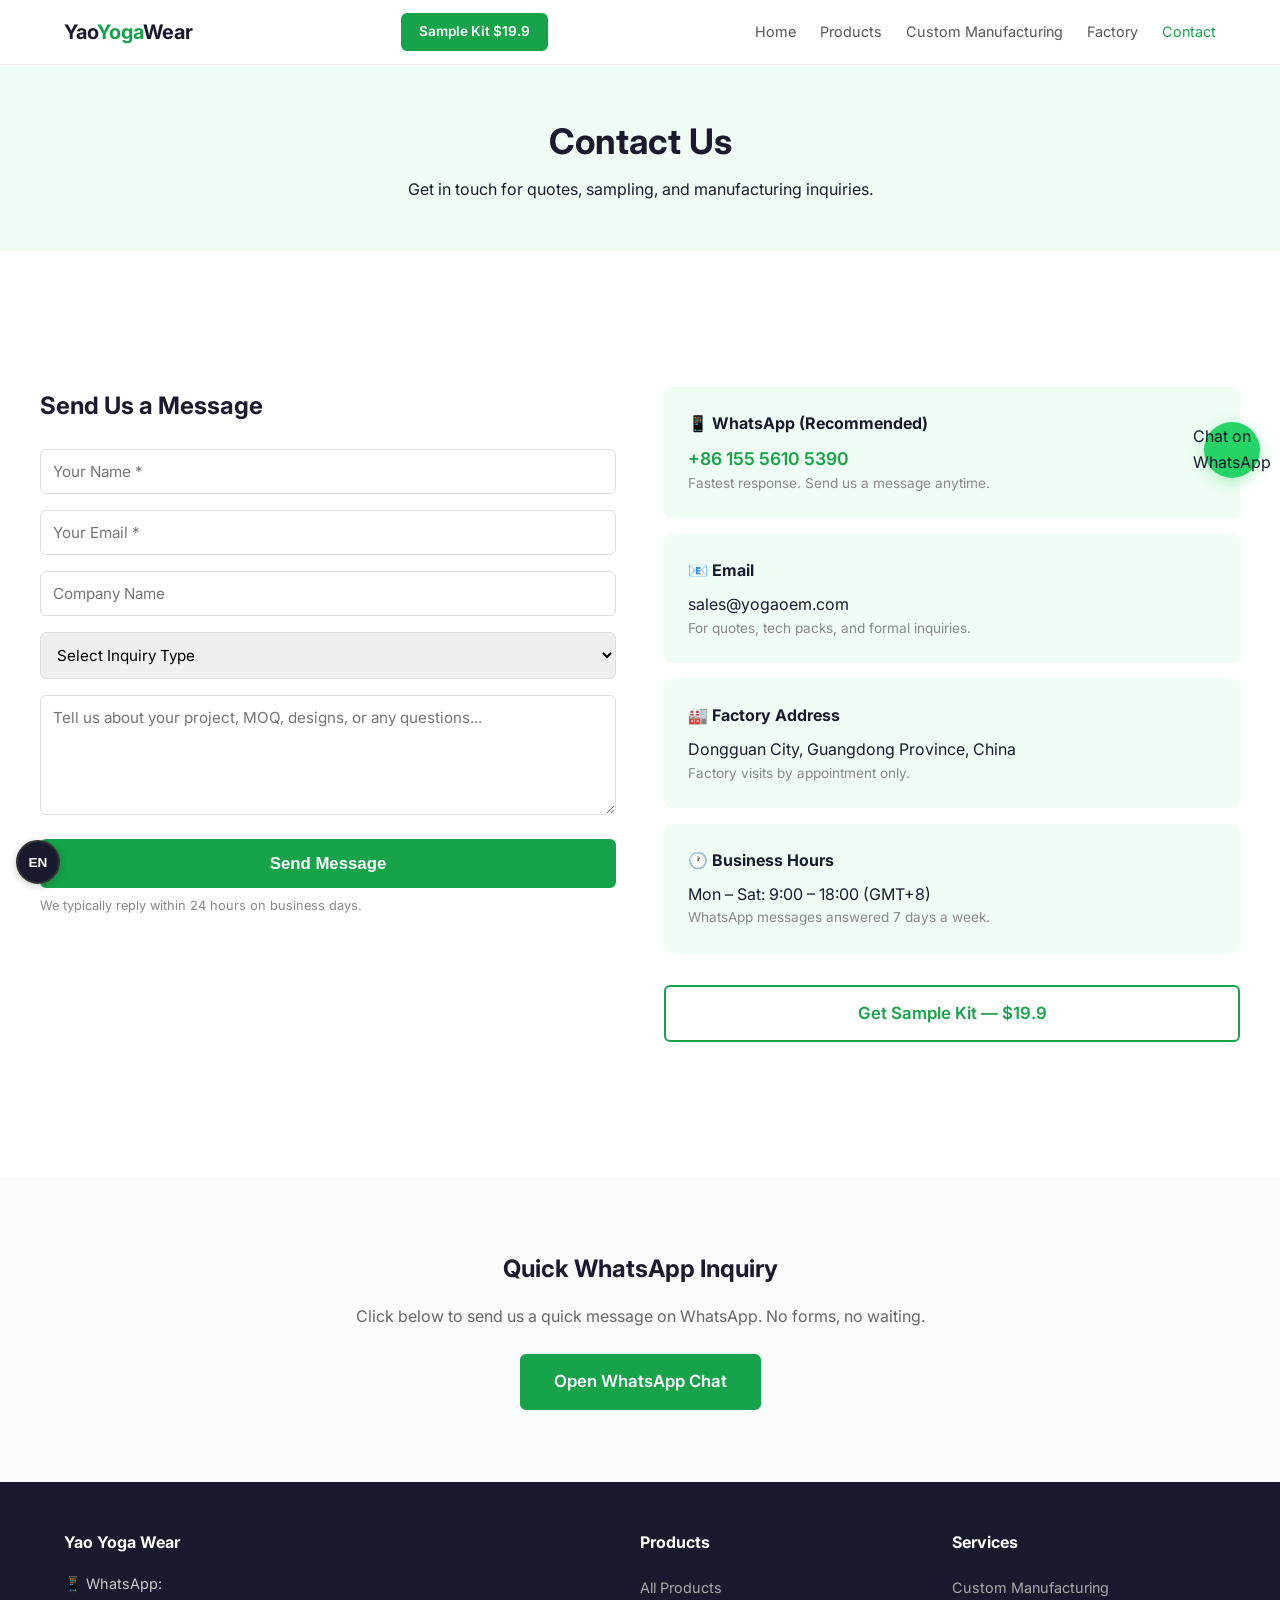
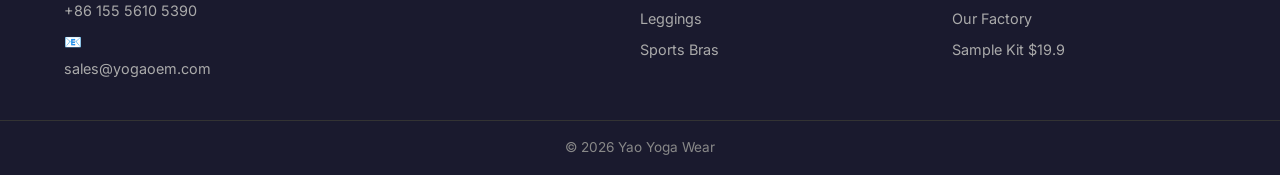
<file: contact.html>
﻿<!DOCTYPE html>
<html lang="en">
<head>
<!-- Google Tag Manager -->
<script>(function(w,d,s,l,i){w[l]=w[l]||[];w[l].push({'gtm.start':
new Date().getTime(),event:'gtm.js'});var f=d.getElementsByTagName(s)[0],
j=d.createElement(s),dl=l!='dataLayer'?'&l='+l:'';j.async=true;j.src=
'https://www.googletagmanager.com/gtm.js?id='+i+dl;f.parentNode.insertBefore(j,f);
})(window,document,'script','dataLayer','GTM-W7PPB2CG');</script>
<!-- End Google Tag Manager -->
  <meta charset="UTF-8">
  <meta name="viewport" content="width=device-width, initial-scale=1.0">
  <title>Contact Us — Yao Yoga Wear</title>
  <meta name="description" content="Contact Yao Yoga Wear for yoga wear OEM/ODM manufacturing. WhatsApp +86 155 5610 5390. Email sales@yogaoem.com. Get a quote today.">
  <link rel="stylesheet" href="css/style.css">
  <link rel="icon" type="image/svg+xml" href="/favicon.svg">
  <link rel="preconnect" href="https://fonts.googleapis.com">
  <link href="https://fonts.googleapis.com/css2?family=Inter:wght@400;500;600;700&display=swap" rel="stylesheet">
<link rel="preload" href="/js/i18n.js" as="script">
</head>
<body>
<!-- Google Tag Manager (noscript) -->
<noscript><iframe src="https://www.googletagmanager.com/ns.html?id=GTM-W7PPB2CG"
height="0" width="0" style="display:none;visibility:hidden"></iframe></noscript>
<!-- End Google Tag Manager (noscript) -->

<header class="header">
  <div class="container header-inner">
    <a href="/" class="logo">Yao<span>Yoga</span>Wear</a>
    <span class="header-cta"><a href="/sample-kit.html" class="btn btn-primary btn-sm" data-i18n="nav.sampleKit" data-i18n="footer.sampleKit">Sample Kit</a></span>
    <nav class="nav" id="mainNav">
      <a href="/" data-i18n="nav.home">Home</a>
      <a href="/products/" data-i18n="nav.products">Products</a>
      <a href="/custom-manufacturing.html" data-i18n="nav.custom" data-i18n="footer.customMfg">Custom Manufacturing</a>
      <a href="/factory.html" data-i18n="nav.factory">Factory</a>
      <a href="/contact.html" class="active" data-i18n="nav.contact">Contact</a>
    </nav>
    <button class="mobile-toggle" id="navToggle" aria-label="Toggle navigation">☰</button>
  </div>
</header>
<div class="nav-overlay" id="navOverlay"></div>

<section class="page-hero">
  <div class="container">
    <h1><span data-i18n="contact.title">Contact Us</span></h1>
    <p><span data-i18n="contact.sub">Get in touch for quotes, sampling, and manufacturing inquiries.</span></p>
  </div>
</section>

<section class="section">
  <div class="container contact-grid">
    <div>
      <h2 style="font-size:1.5rem;margin-bottom:1.5rem;"><span data-i18n="contact.formTitle">Send Us a Message</span></h2>
      <form class="contact-form" action="https://formspree.io/f/xdkgqrnv" method="POST">
        <input type="text" name="name" data-i18n="contact.name" placeholder="Your Name *" required>
        <input type="email" name="email" data-i18n="contact.email" placeholder="Your Email *" required>
        <input type="text" name="company" data-i18n="contact.company" placeholder="Company Name">
        <select name="inquiry" style="width:100%;padding:.75rem;margin-bottom:1rem;border:1px solid #ddd;border-radius:6px;font-family:inherit;font-size:0.95rem;">
          <option value=""><span data-i18n="contact.inquiry">Select Inquiry Type</span></option>
          <option value="wholesale">Wholesale (Ready Stock)</option>
          <option value="oem">Custom OEM/ODM</option>
          <option value="sample">Sample Kit / Sampling</option>
          <option value="other">Other</option>
        </select>
        <textarea name="message" data-i18n="contact.message" placeholder="Tell us about your project..."></textarea>
        <button type="submit" class="btn btn-primary btn-lg" style="width:100%;"><span data-i18n="contact.send">Send Message</span></button>
      </form>
      <p style="font-size:0.8rem;color:#888;margin-top:.5rem;">We typically reply within 24 hours on business days.</p>
    </div>
    <div>
      <div class="info-box">
        <h4>📱 WhatsApp (Recommended)</h4>
        <p style="font-size:1.1rem;font-weight:600;color:#16a34a;"><a href="https://wa.me/8615556105390">+86 155 5610 5390</a></p>
        <p style="font-size:0.85rem;color:#888;">Fastest response. Send us a message anytime.</p>
      </div>
      <div class="info-box">
        <h4>📧 Email</h4>
        <p><a href="mailto:sales@yogaoem.com">sales@yogaoem.com</a></p>
        <p style="font-size:0.85rem;color:#888;">For quotes, tech packs, and formal inquiries.</p>
      </div>
      <div class="info-box">
        <h4>🏭 Factory Address</h4>
        <p>Dongguan City, Guangdong Province, China</p>
        <p style="font-size:0.85rem;color:#888;">Factory visits by appointment only.</p>
      </div>
      <div class="info-box">
        <h4>🕐 Business Hours</h4>
        <p>Mon – Sat: 9:00 – 18:00 (GMT+8)</p>
        <p style="font-size:0.85rem;color:#888;">WhatsApp messages answered 7 days a week.</p>
      </div>
      <div style="margin-top:2rem;">
        <a href="/sample-kit.html" class="btn btn-outline btn-lg" style="width:100%;text-align:center;">Get Sample Kit — $19.9</a>
      </div>
    </div>
  </div>
</section>

<section class="section section-alt" style="text-align:center;">
  <div class="container">
    <h2 style="font-size:1.5rem;margin-bottom:1rem;"><span data-i18n="contact.quickWa.title">Quick WhatsApp Inquiry</span></h2>
    <p style="max-width:600px;margin:0 auto 1.5rem;color:#666;">Click below to send us a quick message on WhatsApp. No forms, no waiting.</p>
    <a href="https://wa.me/8615556105390?text=Hi%20Yao%20Yoga%20Wear%2C%20I%27m%20interested%20in%20your%20yoga%20wear%20manufacturing%20services.%20Please%20send%20me%20more%20information." class="btn btn-primary btn-lg" target="_blank" rel="noopener">Open WhatsApp Chat</a>
  </div>
</section>

<footer class="footer">
  <div class="container footer-inner">
    <div class="footer-col">
      <h4><span data-i18n="footer.brand">Yao Yoga Wear</span></h4>
      <p>📱 WhatsApp: <a href="https://wa.me/8615556105390">+86 155 5610 5390</a></p>
      <p>📧 <a href="mailto:sales@yogaoem.com">sales@yogaoem.com</a></p>
    </div>
    <div class="footer-col">
      <h4><span data-i18n="footer.products">Products</span></h4>
      <a href="/products/" data-i18n="footer.allProducts">All Products</a>
      <a href="/products/leggings.html">Leggings</a>
      <a href="/products/sports-bras.html" data-i18n="footer.sportsBras">Sports Bras</a>
    </div>
    <div class="footer-col">
      <h4><span data-i18n="footer.services">Services</span></h4>
      <a href="/custom-manufacturing.html" data-i18n="nav.custom" data-i18n="footer.customMfg">Custom Manufacturing</a>
      <a href="/factory.html" data-i18n="footer.ourFactory">Our Factory</a>
      <a href="/sample-kit.html" data-i18n="nav.sampleKit" data-i18n="footer.sampleKit">Sample Kit</a>
    </div>
  </div>
  <div class="footer-bottom"><div class="container"><p>&copy; 2026 Yao Yoga Wear</p></div></div>
</footer>

<a href="https://wa.me/8615556105390" class="wa-float" target="_blank" rel="noopener" data-i18n="wa.title" title="Chat on WhatsApp" aria-label="Chat on WhatsApp">
  <svg viewBox="0 0 24 24" xmlns="http://www.w3.org/2000/svg"><path d="M17.472 14.382c-.297-.149-1.758-.867-2.03-.967-.273-.099-.471-.148-.67.15-.197.297-.767.966-.94 1.164-.173.199-.347.223-.644.075-.297-.15-1.255-.463-2.39-1.475-.883-.788-1.48-1.761-1.653-2.059-.173-.297-.018-.458.13-.606.134-.133.298-.347.446-.52.149-.174.198-.298.298-.497.099-.198.05-.371-.025-.52-.075-.149-.669-1.612-.916-2.207-.242-.579-.487-.5-.669-.51-.173-.008-.371-.01-.57-.01-.198 0-.52.074-.792.372-.272.297-1.04 1.016-1.04 2.479 0 1.462 1.065 2.875 1.213 3.074.149.198 2.096 3.2 5.077 4.487.709.306 1.262.489 1.694.625.712.227 1.36.195 1.871.118.571-.085 1.758-.719 2.006-1.413.248-.694.248-1.289.173-1.413-.074-.124-.272-.198-.57-.347m-5.421 7.403h-.004a9.87 9.87 0 01-5.031-1.378l-.361-.214-3.741.982.998-3.648-.235-.374a9.86 9.86 0 01-1.51-5.26c.001-5.45 4.436-9.884 9.888-9.884 2.64 0 5.122 1.03 6.988 2.898a9.825 9.825 0 012.893 6.994c-.003 5.45-4.437 9.884-9.885 9.884m8.413-18.297A11.815 11.815 0 0012.05 0C5.495 0 .16 5.335.157 11.892c0 2.096.547 4.142 1.588 5.945L.057 24l6.305-1.654a11.862 11.862 0 005.683 1.448h.005c6.554 0 11.89-5.335 11.893-11.893a11.821 11.821 0 00-3.48-8.413z"/></svg>
</a>

<script>
(function(){
  var t=document.getElementById('navToggle'),n=document.getElementById('mainNav'),o=document.getElementById('navOverlay');
  function c(){n.classList.remove('open');o.classList.remove('open');t.textContent='☰';}
  t.addEventListener('click',function(){var op=n.classList.toggle('open');o.classList.toggle('open',op);t.textContent=op?'✕':'☰';});
  o.addEventListener('click',c);
  n.querySelectorAll('a').forEach(function(a){a.addEventListener('click',c);});
})();
</script>

<!-- Language Switcher -->
<div class="lang-switcher" id="langSwitcher">
  <button class="lang-toggle" onclick="document.getElementById('langSwitcher').classList.toggle('open')" data-i18n="lang.label">EN</button>
  <div class="lang-options">
    <button class="lang-btn" data-lang="en" onclick="window.setLang('en');document.getElementById('langSwitcher').classList.remove('open')">EN</button>
    <button class="lang-btn" data-lang="es" onclick="window.setLang('es');document.getElementById('langSwitcher').classList.remove('open')">ES</button>
    <button class="lang-btn" data-lang="pt" onclick="window.setLang('pt');document.getElementById('langSwitcher').classList.remove('open')">PT</button>
  </div>
</div>

<!-- i18n -->
<script src="/js/i18n.js"></script>
</body>
</html>
</file>
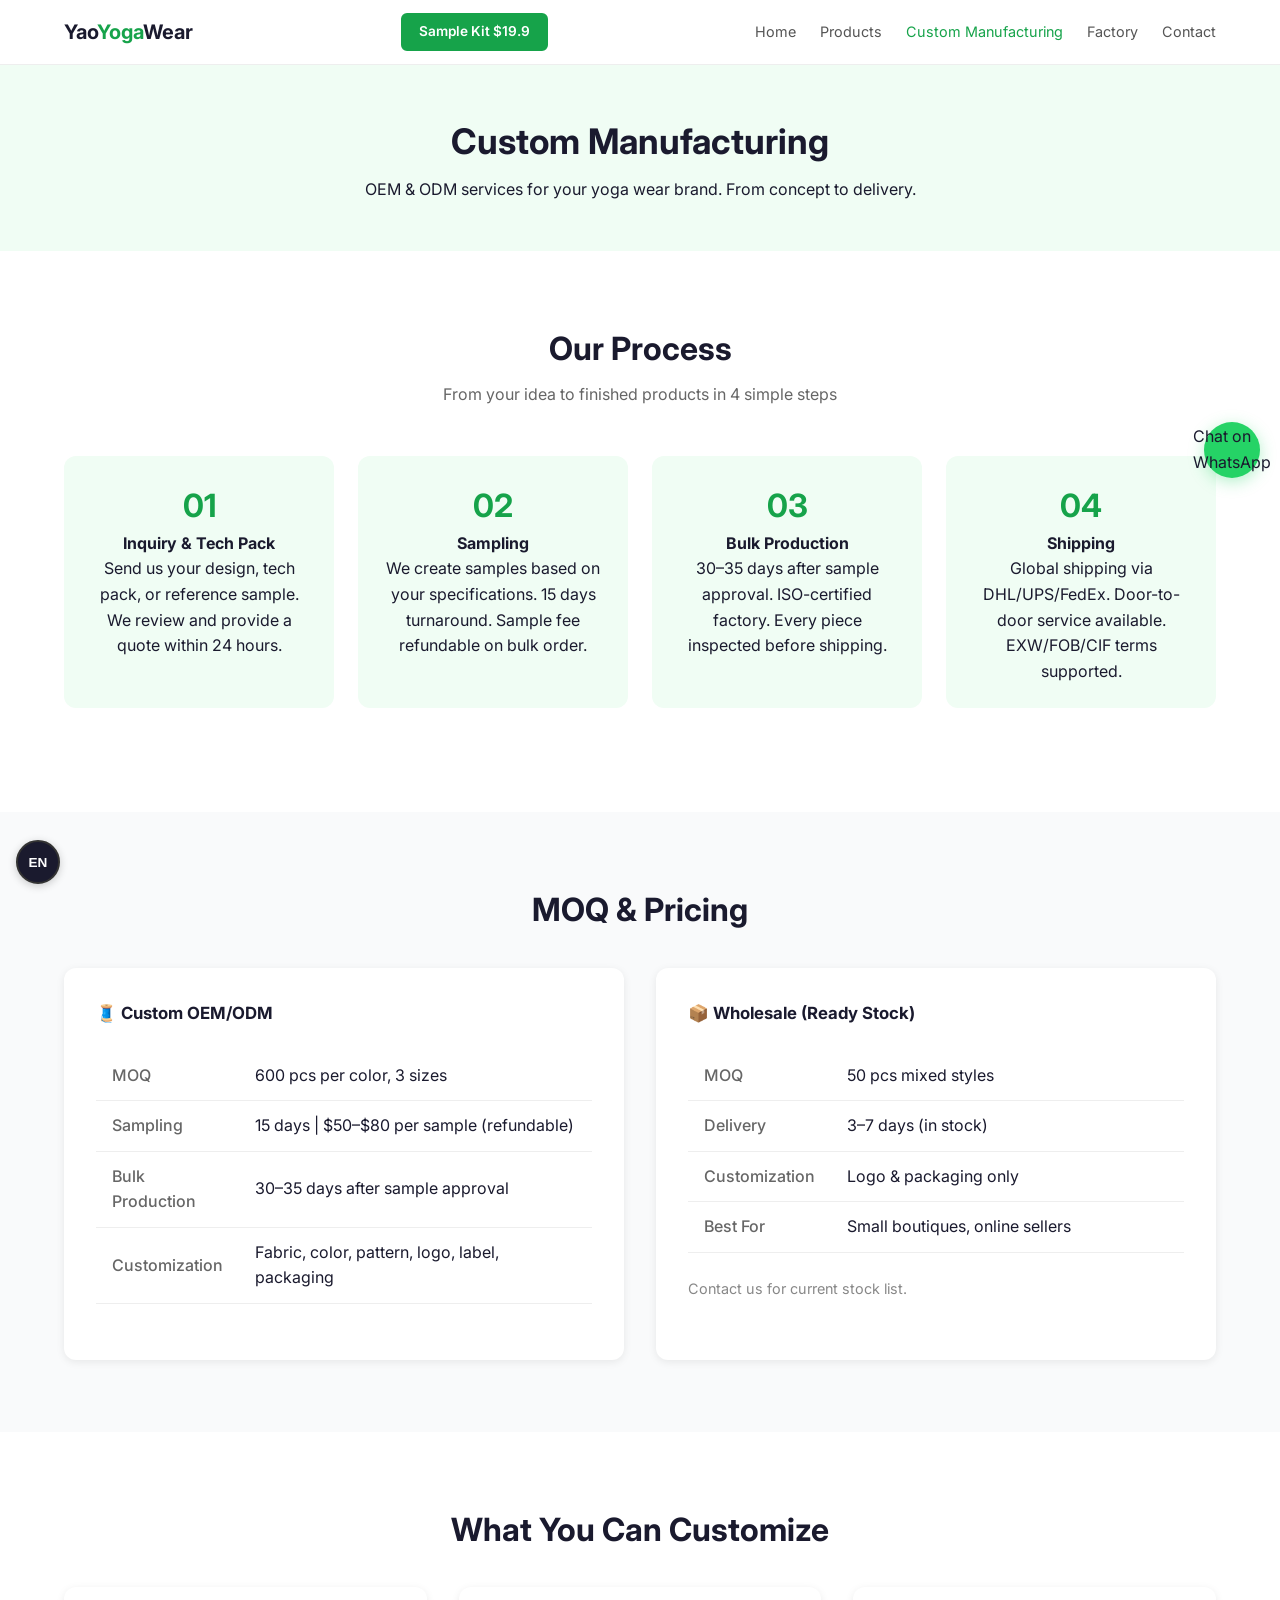
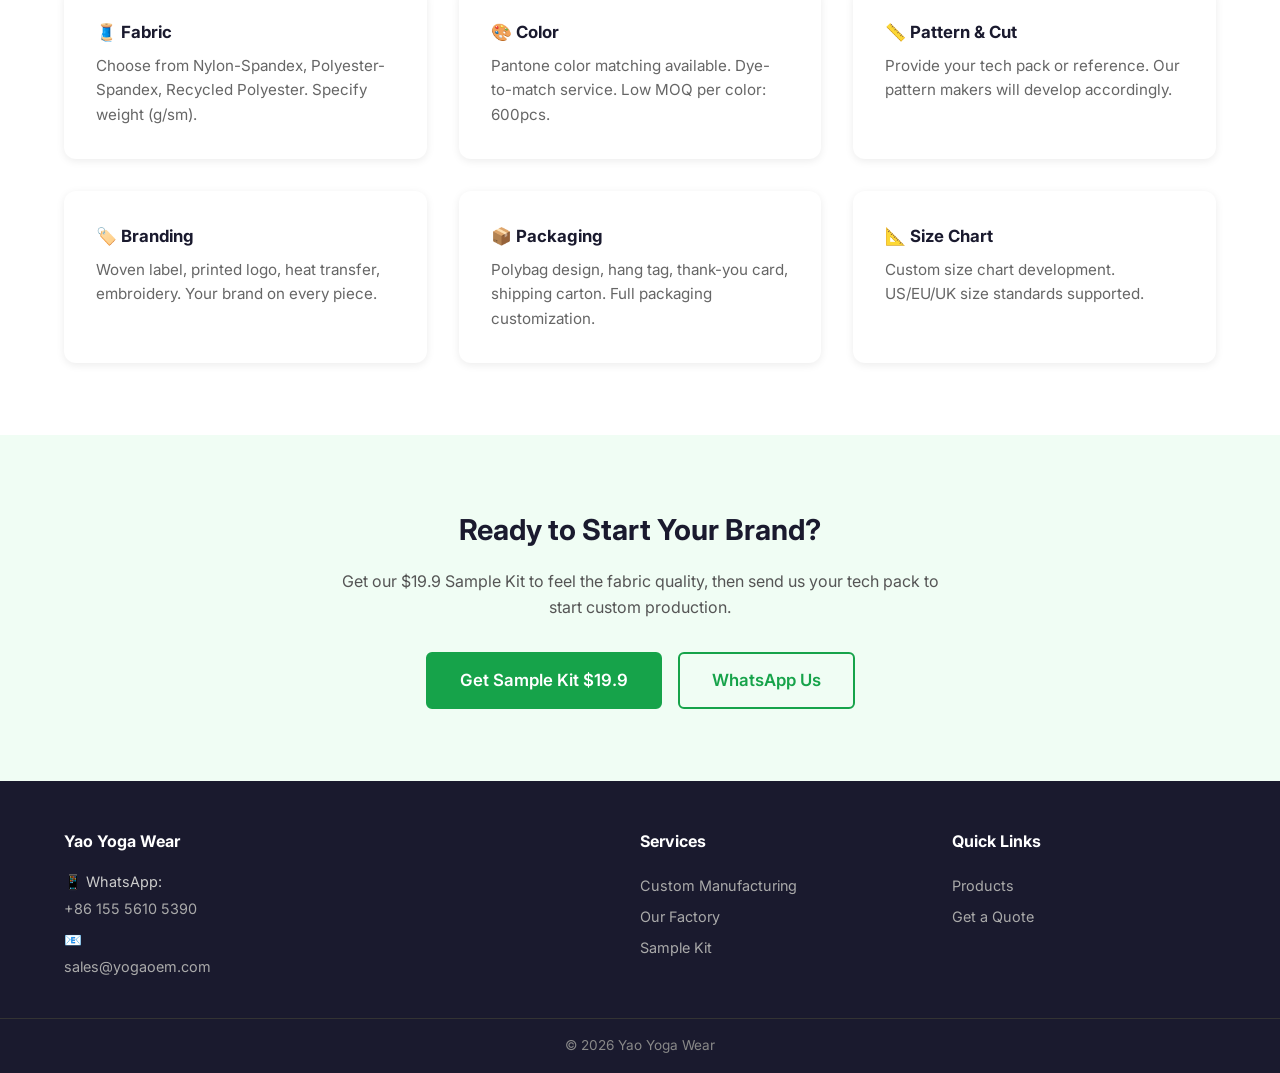
<file: custom-manufacturing.html>
﻿<!DOCTYPE html>
<html lang="en">
<head>
<!-- Google Tag Manager -->
<script>(function(w,d,s,l,i){w[l]=w[l]||[];w[l].push({'gtm.start':
new Date().getTime(),event:'gtm.js'});var f=d.getElementsByTagName(s)[0],
j=d.createElement(s),dl=l!='dataLayer'?'&l='+l:'';j.async=true;j.src=
'https://www.googletagmanager.com/gtm.js?id='+i+dl;f.parentNode.insertBefore(j,f);
})(window,document,'script','dataLayer','GTM-W7PPB2CG');</script>
<!-- End Google Tag Manager -->
  <meta charset="UTF-8">
  <meta name="viewport" content="width=device-width, initial-scale=1.0">
  <title>Custom Manufacturing — Yao Yoga Wear OEM/ODM Factory</title>
  <meta name="description" content="Custom yoga wear manufacturing. OEM/ODM services. MOQ 600pcs/color. Sampling 15 days, bulk 30-35 days. WhatsApp +86 155 5610 5390.">
  <link rel="stylesheet" href="css/style.css">
  <link rel="icon" type="image/svg+xml" href="/favicon.svg">
  <link rel="preconnect" href="https://fonts.googleapis.com">
  <link href="https://fonts.googleapis.com/css2?family=Inter:wght@400;500;600;700&display=swap" rel="stylesheet">
<link rel="preload" href="/js/i18n.js" as="script">
</head>
<body>
<!-- Google Tag Manager (noscript) -->
<noscript><iframe src="https://www.googletagmanager.com/ns.html?id=GTM-W7PPB2CG"
height="0" width="0" style="display:none;visibility:hidden"></iframe></noscript>
<!-- End Google Tag Manager (noscript) -->

<header class="header">
  <div class="container header-inner">
    <a href="/" class="logo">Yao<span>Yoga</span>Wear</a>
    <span class="header-cta"><a href="/sample-kit.html" class="btn btn-primary btn-sm" data-i18n="nav.sampleKit" data-i18n="footer.sampleKit">Sample Kit</a></span>
    <nav class="nav" id="mainNav">
      <a href="/" data-i18n="nav.home">Home</a>
      <a href="/products/" data-i18n="nav.products">Products</a>
      <a href="/custom-manufacturing.html" class="active" data-i18n="nav.custom" data-i18n="footer.customMfg">Custom Manufacturing</a>
      <a href="/factory.html" data-i18n="nav.factory">Factory</a>
      <a href="/contact.html" data-i18n="nav.contact">Contact</a>
    </nav>
    <button class="mobile-toggle" id="navToggle" aria-label="Toggle navigation">☰</button>
  </div>
</header>
<div class="nav-overlay" id="navOverlay"></div>

<section class="page-hero">
  <div class="container">
    <h1><span data-i18n="cm.title">Custom Manufacturing</span></h1>
    <p>OEM & ODM services for your yoga wear brand. From concept to delivery.</p>
  </div>
</section>

<section class="section">
  <div class="container">
    <h2 class="section-title"><span data-i18n="cm.process.title">Our Process</span></h2>
    <p class="section-desc">From your idea to finished products in 4 simple steps</p>
    <div class="process-steps">
      <div class="step"><div class="step-num">01</div><h4>Inquiry & Tech Pack</h4><p>Send us your design, tech pack, or reference sample. We review and provide a quote within 24 hours.</p></div>
      <div class="step"><div class="step-num">02</div><h4><span data-i18n="cm.step2.title">Sampling</span></h4><p>We create samples based on your specifications. 15 days turnaround. Sample fee refundable on bulk order.</p></div>
      <div class="step"><div class="step-num">03</div><h4><span data-i18n="cm.step3.title">Bulk Production</span></h4><p>30–35 days after sample approval. ISO-certified factory. Every piece inspected before shipping.</p></div>
      <div class="step"><div class="step-num">04</div><h4><span data-i18n="cm.step4.title">Shipping</span></h4><p>Global shipping via DHL/UPS/FedEx. Door-to-door service available. EXW/FOB/CIF terms supported.</p></div>
    </div>
  </div>
</section>

<section class="section section-alt">
  <div class="container">
    <h2 class="section-title">MOQ & Pricing</h2>
    <div class="grid-2" style="margin-top:2rem;">
      <div class="card">
        <h4>🧵 Custom OEM/ODM</h4>
        <table class="specs-table">
          <tr><th>MOQ</th><td>600 pcs per color, 3 sizes</td></tr>
          <tr><th>Sampling</th><td>15 days | $50–$80 per sample (refundable)</td></tr>
          <tr><th>Bulk Production</th><td>30–35 days after sample approval</td></tr>
          <tr><th>Customization</th><td>Fabric, color, pattern, logo, label, packaging</td></tr>
        </table>
      </div>
      <div class="card">
        <h4>📦 Wholesale (Ready Stock)</h4>
        <table class="specs-table">
          <tr><th>MOQ</th><td>50 pcs mixed styles</td></tr>
          <tr><th>Delivery</th><td>3–7 days (in stock)</td></tr>
          <tr><th>Customization</th><td>Logo & packaging only</td></tr>
          <tr><th>Best For</th><td>Small boutiques, online sellers</td></tr>
        </table>
        <p style="margin-top:1rem;font-size:0.9rem;color:#888;">Contact us for current stock list.</p>
      </div>
    </div>
  </div>
</section>

<section class="section">
  <div class="container">
    <h2 class="section-title"><span data-i18n="cm.customize.title">What You Can Customize</span></h2>
    <div class="grid-3" style="margin-top:2rem;">
      <div class="card"><h4>🧵 Fabric</h4><p>Choose from Nylon-Spandex, Polyester-Spandex, Recycled Polyester. Specify weight (g/sm).</p></div>
      <div class="card"><h4>🎨 Color</h4><p>Pantone color matching available. Dye-to-match service. Low MOQ per color: 600pcs.</p></div>
      <div class="card"><h4>📏 Pattern & Cut</h4><p>Provide your tech pack or reference. Our pattern makers will develop accordingly.</p></div>
      <div class="card"><h4>🏷️ Branding</h4><p>Woven label, printed logo, heat transfer, embroidery. Your brand on every piece.</p></div>
      <div class="card"><h4>📦 Packaging</h4><p>Polybag design, hang tag, thank-you card, shipping carton. Full packaging customization.</p></div>
      <div class="card"><h4>📐 Size Chart</h4><p>Custom size chart development. US/EU/UK size standards supported.</p></div>
    </div>
  </div>
</section>

<section class="section" style="text-align:center;background:#f0fdf4;">
  <div class="container">
    <h2 style="font-size:1.8rem;margin-bottom:1rem;"><span data-i18n="cm.cta.title">Ready to Start Your Brand?</span></h2>
    <p style="max-width:600px;margin:0 auto 2rem;color:#555;">Get our $19.9 Sample Kit to feel the fabric quality, then send us your tech pack to start custom production.</p>
    <div style="display:flex;gap:1rem;justify-content:center;flex-wrap:wrap;">
      <a href="/sample-kit.html" class="btn btn-primary btn-lg">Get Sample Kit $19.9</a>
      <a href="https://wa.me/8615556105390" class="btn btn-outline btn-lg" target="_blank" rel="noopener">WhatsApp Us</a>
    </div>
  </div>
</section>

<footer class="footer">
  <div class="container footer-inner">
    <div class="footer-col">
      <h4><span data-i18n="footer.brand">Yao Yoga Wear</span></h4>
      <p>📱 WhatsApp: <a href="https://wa.me/8615556105390">+86 155 5610 5390</a></p>
      <p>📧 <a href="mailto:sales@yogaoem.com">sales@yogaoem.com</a></p>
    </div>
    <div class="footer-col">
      <h4><span data-i18n="footer.services">Services</span></h4>
      <a href="/custom-manufacturing.html" data-i18n="nav.custom" data-i18n="footer.customMfg">Custom Manufacturing</a>
      <a href="/factory.html" data-i18n="footer.ourFactory">Our Factory</a>
      <a href="/sample-kit.html" data-i18n="footer.sampleKit">Sample Kit</a>
    </div>
    <div class="footer-col">
      <h4>Quick Links</h4>
      <a href="/products/" data-i18n="nav.products">Products</a>
      <a href="/contact.html" data-i18n="footer.getQuote">Get a Quote</a>
    </div>
  </div>
  <div class="footer-bottom"><div class="container"><p>&copy; 2026 Yao Yoga Wear</p></div></div>
</footer>

<a href="https://wa.me/8615556105390" class="wa-float" target="_blank" rel="noopener" data-i18n="wa.title" title="Chat on WhatsApp" aria-label="Chat on WhatsApp">
  <svg viewBox="0 0 24 24" xmlns="http://www.w3.org/2000/svg"><path d="M17.472 14.382c-.297-.149-1.758-.867-2.03-.967-.273-.099-.471-.148-.67.15-.197.297-.767.966-.94 1.164-.173.199-.347.223-.644.075-.297-.15-1.255-.463-2.39-1.475-.883-.788-1.48-1.761-1.653-2.059-.173-.297-.018-.458.13-.606.134-.133.298-.347.446-.52.149-.174.198-.298.298-.497.099-.198.05-.371-.025-.52-.075-.149-.669-1.612-.916-2.207-.242-.579-.487-.5-.669-.51-.173-.008-.371-.01-.57-.01-.198 0-.52.074-.792.372-.272.297-1.04 1.016-1.04 2.479 0 1.462 1.065 2.875 1.213 3.074.149.198 2.096 3.2 5.077 4.487.709.306 1.262.489 1.694.625.712.227 1.36.195 1.871.118.571-.085 1.758-.719 2.006-1.413.248-.694.248-1.289.173-1.413-.074-.124-.272-.198-.57-.347m-5.421 7.403h-.004a9.87 9.87 0 01-5.031-1.378l-.361-.214-3.741.982.998-3.648-.235-.374a9.86 9.86 0 01-1.51-5.26c.001-5.45 4.436-9.884 9.888-9.884 2.64 0 5.122 1.03 6.988 2.898a9.825 9.825 0 012.893 6.994c-.003 5.45-4.437 9.884-9.885 9.884m8.413-18.297A11.815 11.815 0 0012.05 0C5.495 0 .16 5.335.157 11.892c0 2.096.547 4.142 1.588 5.945L.057 24l6.305-1.654a11.862 11.862 0 005.683 1.448h.005c6.554 0 11.89-5.335 11.893-11.893a11.821 11.821 0 00-3.48-8.413z"/></svg>
</a>

<script>
(function(){
  var t=document.getElementById('navToggle'),n=document.getElementById('mainNav'),o=document.getElementById('navOverlay');
  function c(){n.classList.remove('open');o.classList.remove('open');t.textContent='☰';}
  t.addEventListener('click',function(){var op=n.classList.toggle('open');o.classList.toggle('open',op);t.textContent=op?'✕':'☰';});
  o.addEventListener('click',c);
  n.querySelectorAll('a').forEach(function(a){a.addEventListener('click',c);});
})();
</script>

<!-- Language Switcher -->
<div class="lang-switcher" id="langSwitcher">
  <button class="lang-toggle" onclick="document.getElementById('langSwitcher').classList.toggle('open')" data-i18n="lang.label">EN</button>
  <div class="lang-options">
    <button class="lang-btn" data-lang="en" onclick="window.setLang('en');document.getElementById('langSwitcher').classList.remove('open')">EN</button>
    <button class="lang-btn" data-lang="es" onclick="window.setLang('es');document.getElementById('langSwitcher').classList.remove('open')">ES</button>
    <button class="lang-btn" data-lang="pt" onclick="window.setLang('pt');document.getElementById('langSwitcher').classList.remove('open')">PT</button>
  </div>
</div>

<!-- i18n -->
<script src="/js/i18n.js"></script>
</body>
</html>
</file>
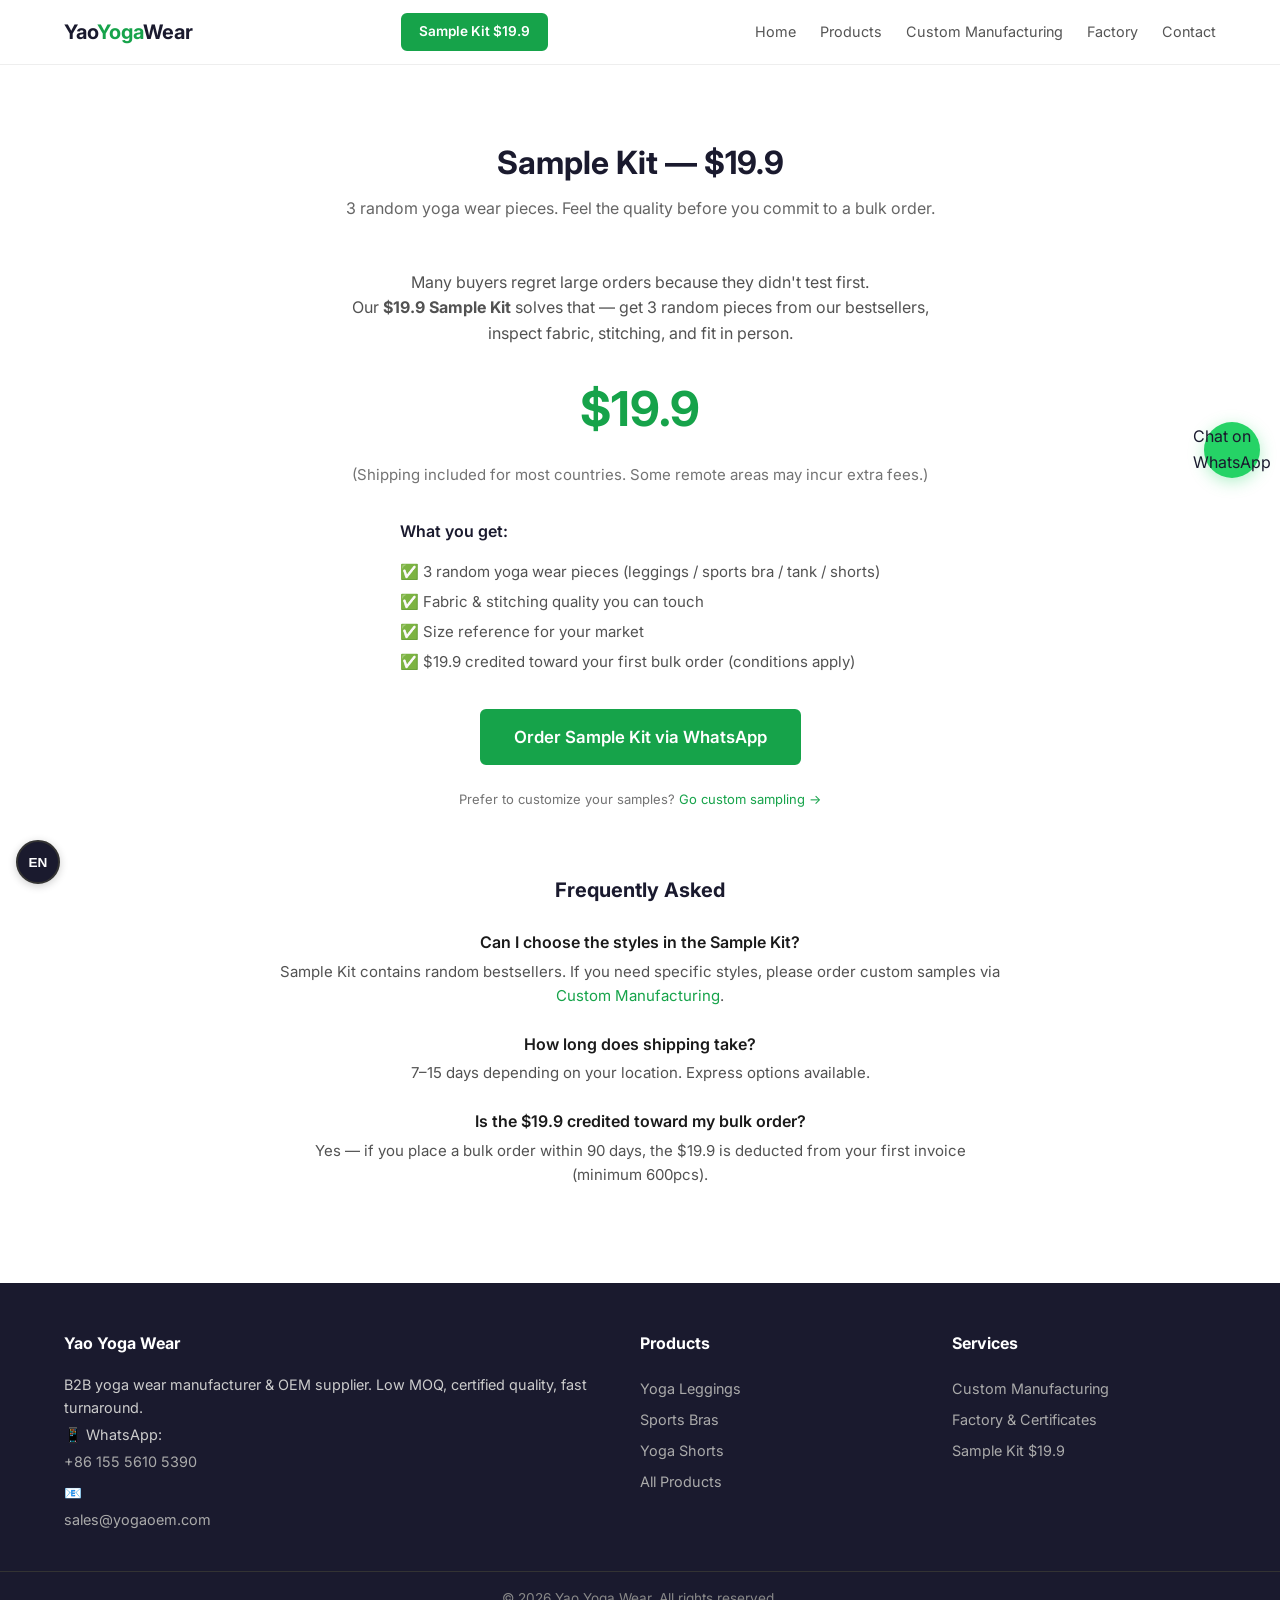
<file: sample-kit.html>
﻿<!DOCTYPE html>
<html lang="en">
<head>
<!-- Google Tag Manager -->
<script>(function(w,d,s,l,i){w[l]=w[l]||[];w[l].push({'gtm.start':
new Date().getTime(),event:'gtm.js'});var f=d.getElementsByTagName(s)[0],
j=d.createElement(s),dl=l!='dataLayer'?'&l='+l:'';j.async=true;j.src=
'https://www.googletagmanager.com/gtm.js?id='+i+dl;f.parentNode.insertBefore(j,f);
})(window,document,'script','dataLayer','GTM-W7PPB2CG');</script>
<!-- End Google Tag Manager -->
  <meta charset="UTF-8">
  <meta name="viewport" content="width=device-width, initial-scale=1.0">
  <title>Sample Kit $19.9 - Yao Yoga Wear B2B</title>
  <meta name="description" content="Yao Yoga Wear Sample Kit — $19.9 for 3 random yoga wear pieces. Test fabric, stitching, and quality before placing bulk order.">
  <link rel="stylesheet" href="css/style.css">
  <link rel="icon" type="image/svg+xml" href="/favicon.svg">
  <link rel="preconnect" href="https://fonts.googleapis.com">
  <link href="https://fonts.googleapis.com/css2?family=Inter:wght@400;500;600;700&display=swap" rel="stylesheet">
<link rel="preload" href="/js/i18n.js" as="script">
</head>
<body>
<!-- Google Tag Manager (noscript) -->
<noscript><iframe src="https://www.googletagmanager.com/ns.html?id=GTM-W7PPB2CG"
height="0" width="0" style="display:none;visibility:hidden"></iframe></noscript>
<!-- End Google Tag Manager (noscript) -->

<header class="header">
  <div class="container header-inner">
    <a href="/" class="logo">Yao<span>Yoga</span>Wear</a>
    <span class="header-cta"><a href="/sample-kit.html" class="btn btn-primary btn-sm" data-i18n="nav.sampleKit" data-i18n="footer.sampleKit">Sample Kit</a></span>
    <nav class="nav" id="mainNav">
      <a href="/" data-i18n="nav.home">Home</a>
      <a href="/products/" data-i18n="nav.products">Products</a>
      <a href="/custom-manufacturing.html" data-i18n="nav.custom" data-i18n="footer.customMfg">Custom Manufacturing</a>
      <a href="/factory.html" data-i18n="nav.factory">Factory</a>
      <a href="/contact.html" data-i18n="nav.contact">Contact</a>
    </nav>
    <button class="mobile-toggle" id="navToggle" aria-label="Toggle navigation">☰</button>
  </div>
</header>
<div class="nav-overlay" id="navOverlay"></div>

<section class="section">
  <div class="container sample-kit">
    <h1 class="section-title">Sample Kit — $19.9</h1>
    <p class="section-desc"><span data-i18n="sk.sub">3 random yoga wear pieces. Feel the quality before you commit to a bulk order.</span></p>

    <p style="color:#525252;margin-bottom:1.5rem;max-width:600px;margin-left:auto;margin-right:auto;">
      Many buyers regret large orders because they didn't test first.<br>
      Our <strong>$19.9 Sample Kit</strong> solves that — get 3 random pieces from our bestsellers, inspect fabric, stitching, and fit in person.
    </p>

    <div class="price">$19.9</div>
    <p style="color:#737373;font-size:0.9375rem;">(Shipping included for most countries. Some remote areas may incur extra fees.)</p>

    <div style="margin:2rem auto;text-align:left;max-width:480px;">
      <h4 style="font-weight:600;margin-bottom:0.75rem;"><span data-i18n="sk.whatYouGet">What you get:</span></h4>
      <ul style="list-style:none;padding:0;color:#525252;font-size:0.9375rem;line-height:2;">
        <li>✅ 3 random yoga wear pieces (leggings / sports bra / tank / shorts)</li>
        <li>✅ Fabric & stitching quality you can touch</li>
        <li>✅ Size reference for your market</li>
        <li>✅ $19.9 credited toward your first bulk order (conditions apply)</li>
      </ul>
    </div>

    <a href="https://wa.me/8615556105390?text=Hello%20Yao%20Yoga%20Wear%2C%20I%20would%20like%20to%20order%20the%20%2419.9%20Sample%20Kit.%20Please%20send%20me%20the%20payment%20and%20shipping%20details." class="btn btn-primary btn-lg" target="_blank" rel="noopener">
      Order Sample Kit via WhatsApp
    </a>

    <p style="margin-top:1.5rem;font-size:0.8125rem;color:#737373;">
      Prefer to customize your samples? <a href="/custom-manufacturing.html" style="color:#16a34a;">Go custom sampling →</a>
    </p>

    <!-- FAQ -->
    <div style="max-width:720px;margin:4rem auto 0;">
      <h3 style="font-size:1.25rem;font-weight:700;margin-bottom:1.5rem;text-align:center;"><span data-i18n="sk.faq.title">Frequently Asked</span></h3>

      <div style="margin-bottom:1.5rem;">
        <h4 style="font-weight:600;color:#1a1a1a;">Can I choose the styles in the Sample Kit?</h4>
        <p style="color:#525252;font-size:0.9375rem;margin-top:0.25rem;">Sample Kit contains random bestsellers. If you need specific styles, please order custom samples via <a href="/custom-manufacturing.html" style="color:#16a34a;" data-i18n="nav.custom" data-i18n="footer.customMfg">Custom Manufacturing</a>.</p>
      </div>

      <div style="margin-bottom:1.5rem;">
        <h4 style="font-weight:600;color:#1a1a1a;">How long does shipping take?</h4>
        <p style="color:#525252;font-size:0.9375rem;margin-top:0.25rem;">7–15 days depending on your location. Express options available.</p>
      </div>

      <div style="margin-bottom:1.5rem;">
        <h4 style="font-weight:600;color:#1a1a1a;">Is the $19.9 credited toward my bulk order?</h4>
        <p style="color:#525252;font-size:0.9375rem;margin-top:0.25rem;">Yes — if you place a bulk order within 90 days, the $19.9 is deducted from your first invoice (minimum 600pcs).</p>
      </div>
    </div>
  </div>
</section>

<footer class="footer">
  <div class="container footer-inner">
    <div class="footer-col">
      <h4><span data-i18n="footer.brand">Yao Yoga Wear</span></h4>
      <p>B2B yoga wear manufacturer & OEM supplier. Low MOQ, certified quality, fast turnaround.</p>
      <p>📱 WhatsApp: <a href="https://wa.me/8615556105390">+86 155 5610 5390</a></p>
      <p>📧 <a href="mailto:sales@yogaoem.com">sales@yogaoem.com</a></p>
    </div>
    <div class="footer-col">
      <h4><span data-i18n="footer.products">Products</span></h4>
      <a href="/products/leggings.html" data-i18n="footer.leggings">Yoga Leggings</a>
      <a href="/products/sports-bras.html" data-i18n="footer.sportsBras">Sports Bras</a>
      <a href="/products/yoga-shorts.html" data-i18n="footer.shorts">Yoga Shorts</a>
      <a href="/products/" data-i18n="footer.allProducts">All Products</a>
    </div>
    <div class="footer-col">
      <h4><span data-i18n="footer.services">Services</span></h4>
      <a href="/custom-manufacturing.html" data-i18n="nav.custom" data-i18n="footer.customMfg">Custom Manufacturing</a>
      <a href="/factory.html">Factory & Certificates</a>
      <a href="/sample-kit.html" data-i18n="nav.sampleKit" data-i18n="footer.sampleKit">Sample Kit</a>
    </div>
  </div>
  <div class="footer-bottom"><div class="container"><p>&copy; 2026 Yao Yoga Wear. All rights reserved.</p></div></div>
</footer>

<a href="https://wa.me/8615556105390?text=Hello%20Yao%20Yoga%20Wear%2C%20I%20want%20to%20order%20the%20%2419.9%20Sample%20Kit." class="wa-float" target="_blank" rel="noopener" data-i18n="wa.title" title="Chat on WhatsApp" aria-label="Chat on WhatsApp">
  <svg viewBox="0 0 24 24" xmlns="http://www.w3.org/2000/svg"><path d="M17.472 14.382c-.297-.149-1.758-.867-2.03-.967-.273-.099-.471-.148-.67.15-.197.297-.767.966-.94 1.164-.173.199-.347.223-.644.075-.297-.15-1.255-.463-2.39-1.475-.883-.788-1.48-1.761-1.653-2.059-.173-.297-.018-.458.13-.606.134-.133.298-.347.446-.52.149-.174.198-.298.298-.497.099-.198.05-.371-.025-.52-.075-.149-.669-1.612-.916-2.207-.242-.579-.487-.5-.669-.51-.173-.008-.371-.01-.57-.01-.198 0-.52.074-.792.372-.272.297-1.04 1.016-1.04 2.479 0 1.462 1.065 2.875 1.213 3.074.149.198 2.096 3.2 5.077 4.487.709.306 1.262.489 1.694.625.712.227 1.36.195 1.871.118.571-.085 1.758-.719 2.006-1.413.248-.694.248-1.289.173-1.413-.074-.124-.272-.198-.57-.347m-5.421 7.403h-.004a9.87 9.87 0 01-5.031-1.378l-.361-.214-3.741.982.998-3.648-.235-.374a9.86 9.86 0 01-1.51-5.26c.001-5.45 4.436-9.884 9.888-9.884 2.64 0 5.122 1.03 6.988 2.898a9.825 9.825 0 012.893 6.994c-.003 5.45-4.437 9.884-9.885 9.884m8.413-18.297A11.815 11.815 0 0012.05 0C5.495 0 .16 5.335.157 11.892c0 2.096.547 4.142 1.588 5.945L.057 24l6.305-1.654a11.862 11.862 0 005.683 1.448h.005c6.554 0 11.89-5.335 11.893-11.893a11.821 11.821 0 00-3.48-8.413z"/></svg>
</a>

<script>
(function(){
  var t=document.getElementById('navToggle'),n=document.getElementById('mainNav'),o=document.getElementById('navOverlay');
  function c(){n.classList.remove('open');o.classList.remove('open');t.textContent='☰';}
  t.addEventListener('click',function(){var op=n.classList.toggle('open');o.classList.toggle('open',op);t.textContent=op?'✕':'☰';});
  o.addEventListener('click',c);
  n.querySelectorAll('a').forEach(function(a){a.addEventListener('click',c);});
})();
</script>

<!-- Language Switcher -->
<div class="lang-switcher" id="langSwitcher">
  <button class="lang-toggle" onclick="document.getElementById('langSwitcher').classList.toggle('open')" data-i18n="lang.label">EN</button>
  <div class="lang-options">
    <button class="lang-btn" data-lang="en" onclick="window.setLang('en');document.getElementById('langSwitcher').classList.remove('open')">EN</button>
    <button class="lang-btn" data-lang="es" onclick="window.setLang('es');document.getElementById('langSwitcher').classList.remove('open')">ES</button>
    <button class="lang-btn" data-lang="pt" onclick="window.setLang('pt');document.getElementById('langSwitcher').classList.remove('open')">PT</button>
  </div>
</div>

<!-- i18n -->
<script src="/js/i18n.js"></script>
</body>
</html>
</file>
<file: css/style.css>
/* ===== Yao Yoga Wear — Global Styles (Responsive Overhaul) ===== */
*, *::before, *::after { box-sizing: border-box; margin: 0; padding: 0; }
html { scroll-behavior: smooth; -webkit-text-size-adjust: 100%; }
body { font-family: 'Inter', -apple-system, BlinkMacSystemFont, sans-serif; color: #1a1a2e; background: #fff; line-height: 1.6; }
a { text-decoration: none; color: inherit; }
img { max-width: 100%; height: auto; display: block; }
.container { max-width: 1200px; margin: 0 auto; padding: 0 1.5rem; }

/* ===== Header ===== */
.header { background: #fff; border-bottom: 1px solid #eee; position: sticky; top: 0; z-index: 100; }
.header-inner { display: flex; align-items: center; justify-content: space-between; height: 64px; gap: 1rem; }
.logo { font-size: 1.25rem; font-weight: 700; color: #1a1a2e; white-space: nowrap; }
.logo span { color: #16a34a; }
.nav { display: flex; gap: 1.5rem; align-items: center; }
.nav a { font-size: 0.9rem; color: #555; transition: color .2s; white-space: nowrap; }
.nav a:hover, .nav a.active { color: #16a34a; }
.header-cta { white-space: nowrap; flex-shrink: 0; }
.btn { display: inline-block; padding: .6rem 1.5rem; border-radius: 6px; font-weight: 600; font-size: 0.95rem; transition: all .2s; cursor: pointer; border: 2px solid transparent; text-align: center; }
.btn-primary { background: #16a34a; color: #fff; border-color: #16a34a; }
.btn-primary:hover { background: #15803d; border-color: #15803d; }
.btn-outline { background: transparent; color: #16a34a; border-color: #16a34a; }
.btn-outline:hover { background: #16a34a; color: #fff; }
.btn-sm { padding: .4rem 1rem; font-size: 0.85rem; }
.btn-lg { padding: .8rem 2rem; font-size: 1.05rem; }
.mobile-toggle { display: none; background: none; border: none; font-size: 1.5rem; cursor: pointer; color: #1a1a2e; padding: .25rem; line-height: 1; }

/* Mobile Nav Overlay */
.nav-overlay { display: none; position: fixed; inset: 0; background: rgba(0,0,0,.4); z-index: 99; }
.nav-overlay.open { display: block; }

/* ===== Hero ===== */
.hero { background: linear-gradient(135deg, #1a1a2e 0%, #16a34a 100%); color: #fff; padding: 5rem 0 4rem; text-align: center; position: relative; overflow: hidden; }
.hero h1 { font-size: 3rem; font-weight: 700; line-height: 1.15; margin-bottom: 1rem; }
.hero-sub { font-size: 1.1rem; opacity: .9; max-width: 600px; margin: 0 auto 2rem; }
.hero-actions { display: flex; gap: 1rem; justify-content: center; flex-wrap: wrap; margin-bottom: 3rem; }
.hero-stats { display: flex; gap: 3rem; justify-content: center; flex-wrap: wrap; }
.stat { text-align: center; }
.stat strong { display: block; font-size: 2rem; }
.stat span { font-size: 0.9rem; opacity: .8; }

/* ===== Sections ===== */
.section { padding: 4.5rem 0; }
.section-alt { background: #f9fafb; }
.section-title { font-size: 2rem; font-weight: 700; text-align: center; margin-bottom: .5rem; }
.section-desc { text-align: center; color: #666; margin-bottom: 3rem; max-width: 600px; margin-left: auto; margin-right: auto; }

/* ===== Grids ===== */
.grid-2 { display: grid; grid-template-columns: repeat(2, 1fr); gap: 2rem; }
.grid-3 { display: grid; grid-template-columns: repeat(3, 1fr); gap: 2rem; }
.grid-4 { display: grid; grid-template-columns: repeat(4, 1fr); gap: 1.5rem; }

/* ===== Cards ===== */
.card { background: #fff; border-radius: 12px; padding: 2rem; box-shadow: 0 2px 8px rgba(0,0,0,.08); transition: transform .2s, box-shadow .2s; }
.card:hover { transform: translateY(-4px); box-shadow: 0 8px 24px rgba(0,0,0,.1); }
.card-icon { font-size: 2rem; margin-bottom: 1rem; }
.card h3 { font-size: 1.15rem; margin-bottom: .75rem; }
.card p { color: #666; font-size: 0.95rem; }
.card h4 { font-size: 1.05rem; margin-bottom: .5rem; }

/* ===== Product Card ===== */
.product-card { background: #fff; border-radius: 12px; padding: 1.5rem; text-align: center; box-shadow: 0 2px 8px rgba(0,0,0,.08); transition: transform .2s, box-shadow .2s; }
.product-card:hover { transform: translateY(-4px); box-shadow: 0 8px 24px rgba(0,0,0,.1); }
.product-img { width: 100%; height: 220px; object-fit: cover; border-radius: 8px; margin-bottom: 1rem; }
.product-card h4 { font-size: 1.05rem; margin-bottom: .5rem; }
.product-moq { color: #16a34a; font-size: 0.85rem; font-weight: 600; margin-bottom: 1rem; }

/* ===== Feature ===== */
.feature { margin-bottom: 1.5rem; }
.feature h4 { font-size: 1.05rem; margin-bottom: .5rem; }
.feature p { color: #555; font-size: 0.95rem; }

/* ===== CTA Section ===== */
.section-cta { background: #1a1a2e; color: #fff; }
.section-cta h2 { font-size: 2rem; margin-bottom: 1rem; }

/* ===== Footer ===== */
.footer { background: #1a1a2e; color: #ccc; padding: 3rem 0 0; }
.footer-inner { display: grid; grid-template-columns: 2fr 1fr 1fr; gap: 3rem; padding-bottom: 2rem; }
.footer-col h4 { color: #fff; margin-bottom: 1rem; font-size: 1rem; }
.footer-col a { display: block; color: #aaa; padding: .25rem 0; font-size: 0.9rem; transition: color .2s; }
.footer-col a:hover { color: #16a34a; }
.footer-col p { font-size: 0.9rem; margin-bottom: .25rem; }
.footer-bottom { border-top: 1px solid #333; padding: 1rem 0; text-align: center; font-size: 0.85rem; color: #888; }

/* ===== WhatsApp Float — Right Side ===== */
.wa-float { position: fixed; top: 50%; right: 20px; transform: translateY(-50%); width: 56px; height: 56px; border-radius: 50%; display: flex; align-items: center; justify-content: center; z-index: 998; transition: transform .2s, box-shadow .2s; box-shadow: 0 4px 16px rgba(37,211,102,.35); background: #25d366; }
.wa-float:hover { transform: translateY(-50%) scale(1.1); box-shadow: 0 6px 24px rgba(37,211,102,.5); }
.wa-float img { width: 32px; height: 32px; border-radius: 0; object-fit: contain; }
.wa-float svg { width: 28px; height: 28px; fill: #fff; }

/* ===== Product Page ===== */
.page-hero { background: #f0fdf4; padding: 3rem 0; text-align: center; }
.page-hero h1 { font-size: 2.2rem; margin-bottom: .5rem; }
.product-detail { display: grid; grid-template-columns: 1fr 1fr; gap: 3rem; padding: 4rem 0; }
.specs-table { width: 100%; border-collapse: collapse; margin: 1.5rem 0; }
.specs-table th, .specs-table td { padding: .75rem 1rem; border-bottom: 1px solid #eee; text-align: left; }
.specs-table th { width: 140px; color: #666; font-weight: 500; }
.price-tier { background: #f0fdf4; border-radius: 8px; padding: 1rem; margin: .5rem 0; display: flex; justify-content: space-between; }
.price-tier .qty { font-weight: 600; }
.price-tier .price { color: #16a34a; font-weight: 700; }

/* ===== Contact Page ===== */
.contact-grid { display: grid; grid-template-columns: 1fr 1fr; gap: 3rem; padding: 4rem 0; }
.contact-form input, .contact-form textarea, .contact-form select { width: 100%; padding: .75rem; margin-bottom: 1rem; border: 1px solid #ddd; border-radius: 6px; font-family: inherit; font-size: 0.95rem; transition: border-color .2s; }
.contact-form input:focus, .contact-form textarea:focus, .contact-form select:focus { outline: none; border-color: #16a34a; box-shadow: 0 0 0 3px rgba(22,163,74,.1); }
.contact-form textarea { min-height: 120px; resize: vertical; }
.info-box { background: #f0fdf4; padding: 1.5rem; border-radius: 8px; margin-bottom: 1rem; }
.info-box h4 { margin-bottom: .5rem; }

/* ===== Factory Page ===== */
.factory-gallery { display: grid; grid-template-columns: repeat(3, 1fr); gap: 1rem; margin: 2rem 0; }
.factory-gallery img { width: 100%; height: 200px; object-fit: cover; border-radius: 8px; }

/* ===== Custom Manufacturing ===== */
.process-steps { display: grid; grid-template-columns: repeat(4, 1fr); gap: 1.5rem; margin: 2rem 0; }
.step { text-align: center; padding: 1.5rem; background: #f0fdf4; border-radius: 12px; transition: transform .2s; }
.step:hover { transform: translateY(-2px); }
.step-num { font-size: 2rem; font-weight: 700; color: #16a34a; }

/* ===== Sample Kit Page ===== */
.sample-kit { text-align: center; }
.sample-kit .price { font-size: 3rem; font-weight: 700; color: #16a34a; margin: 1rem 0; }

/* ====================================================
   RESPONSIVE BREAKPOINTS
   ==================================================== */

/* --- Large Tablets & Small Desktops (1024px and below) --- */
@media (max-width: 1024px) {
  .container { padding: 0 1.25rem; }
  .hero h1 { font-size: 2.5rem; }
  .hero { padding: 4rem 0 3rem; }
  .section { padding: 3.5rem 0; }
  .section-title { font-size: 1.75rem; }
  .nav { gap: 1.25rem; }
  .grid-4 { grid-template-columns: repeat(2, 1fr); gap: 1.5rem; }
  .footer-inner { grid-template-columns: 1fr 1fr; gap: 2rem; }
  .process-steps { grid-template-columns: repeat(2, 1fr); }
}

/* --- Tablets (768px and below) --- */
@media (max-width: 768px) {
  .container { padding: 0 1rem; }
  .header-inner { height: 60px; }

  /* Mobile Navigation */
  .mobile-toggle { display: block; order: 3; }
  .nav { 
    display: none; 
    position: fixed; 
    top: 60px; left: 0; right: 0; bottom: 0;
    background: #fff; 
    flex-direction: column; 
    align-items: stretch; 
    padding: 1rem; 
    gap: 0; 
    z-index: 100; 
    overflow-y: auto;
    box-shadow: 0 4px 12px rgba(0,0,0,.1);
  }
  .nav.open { display: flex; }
  .nav a { 
    padding: .85rem 1rem; 
    font-size: 1rem; 
    border-bottom: 1px solid #f0f0f0; 
  }
  .header-cta { order: 2; }
  .header-cta .btn-sm { padding: .35rem .75rem; font-size: 0.8rem; }

  /* Hero */
  .hero { padding: 3rem 0 2.5rem; }
  .hero h1 { font-size: 2rem; line-height: 1.25; }
  .hero-sub { font-size: 1rem; }
  .hero-stats { gap: 2rem; }
  .stat strong { font-size: 1.6rem; }

  /* Grids */
  .grid-2 { grid-template-columns: 1fr; gap: 1.5rem; }
  .grid-3 { grid-template-columns: 1fr 1fr; gap: 1.5rem; }
  .grid-4 { grid-template-columns: 1fr 1fr; gap: 1.25rem; }

  /* Sections */
  .section { padding: 3rem 0; }
  .section-title { font-size: 1.5rem; }
  .section-desc { font-size: 0.9rem; margin-bottom: 2rem; }

  /* Cards */
  .card { padding: 1.5rem; }

  /* Product Detail & Contact */
  .product-detail { grid-template-columns: 1fr; gap: 2rem; padding: 2.5rem 0; }
  .contact-grid { grid-template-columns: 1fr; gap: 2rem; padding: 2.5rem 0; }

  /* Factory Gallery */
  .factory-gallery { grid-template-columns: repeat(2, 1fr); gap: .75rem; }
  .factory-gallery img { height: 160px; }

  /* Process Steps */
  .process-steps { grid-template-columns: 1fr 1fr; gap: 1rem; }

  /* Page Hero */
  .page-hero { padding: 2rem 0; }
  .page-hero h1 { font-size: 1.75rem; }

  /* CTA */
  .section-cta h2 { font-size: 1.5rem; }
  .btn-lg { padding: .7rem 1.5rem; font-size: .95rem; }

  /* WhatsApp Float */
  .wa-float { width: 50px; height: 50px; right: 16px; }
  .wa-float img { width: 28px; height: 28px; }
  .wa-float svg { width: 24px; height: 24px; }
}

/* --- Mobile (480px and below) --- */
@media (max-width: 480px) {
  .container { padding: 0 .875rem; }
  .header-inner { height: 56px; }
  .logo { font-size: 1.1rem; }
  .header-cta .btn-sm { padding: .3rem .6rem; font-size: 0.75rem; }

  /* Hero */
  .hero { padding: 2.5rem 0 2rem; }
  .hero h1 { font-size: 1.6rem; line-height: 1.3; }
  .hero-sub { font-size: 0.9rem; margin-bottom: 1.5rem; }
  .hero-actions { gap: .75rem; }
  .hero-actions .btn { width: 100%; max-width: 280px; }
  .hero-stats { gap: 1.5rem; }
  .stat strong { font-size: 1.4rem; }
  .stat span { font-size: 0.8rem; }

  /* Grids — all single column */
  .grid-2, .grid-3, .grid-4 { grid-template-columns: 1fr; gap: 1rem; }

  /* Sections */
  .section { padding: 2.5rem 0; }
  .section-title { font-size: 1.35rem; }

  /* Cards */
  .card { padding: 1.25rem; }
  .card h3 { font-size: 1rem; }
  .card p { font-size: 0.9rem; }

  /* Product Cards */
  .product-card { padding: 1rem; }
  .product-img { height: 180px; }
  .product-card h4 { font-size: 0.95rem; }

  /* Process Steps */
  .process-steps { grid-template-columns: 1fr; }
  .step { padding: 1.25rem; }
  .step-num { font-size: 1.5rem; }

  /* Factory Gallery */
  .factory-gallery { grid-template-columns: 1fr; }
  .factory-gallery img { height: 180px; }

  /* Page Hero */
  .page-hero { padding: 1.5rem 0; }
  .page-hero h1 { font-size: 1.4rem; }

  /* Contact Form */
  .contact-form input, .contact-form textarea, .contact-form select { padding: .65rem; font-size: 0.9rem; }

  /* Specs Table */
  .specs-table th, .specs-table td { padding: .5rem .75rem; font-size: 0.85rem; }
  .specs-table th { width: 110px; }
  .price-tier { padding: .75rem; font-size: 0.9rem; flex-wrap: wrap; gap: .25rem; }

  /* Footer */
  .footer { padding: 2rem 0 0; }
  .footer-inner { grid-template-columns: 1fr; gap: 1.5rem; }
  .footer-col h4 { font-size: 0.95rem; }
  .footer-col a { font-size: 0.85rem; }
  .footer-bottom { font-size: 0.8rem; }

  /* CTA */
  .section-cta h2 { font-size: 1.25rem; }

  /* WhatsApp */
  .wa-float { width: 48px; height: 48px; right: 12px; }
  .wa-float img { width: 26px; height: 26px; }
  .wa-float svg { width: 22px; height: 22px; }
}

/* ===== Utility Classes ===== */
.text-center { text-align: center; }
.mt-2 { margin-top: 2rem; }
.mb-1 { margin-bottom: 1rem; }
.gap-1 { gap: 1rem; }
.flex-wrap { flex-wrap: wrap; }

/* ===== Smooth Transitions for All Interactive Elements ===== */
a, button, input, select, textarea { transition: all .2s ease; }

/* ===== Touch-Friendly Targets (min 44px for mobile) ===== */
@media (max-width: 768px) {
  .nav a { min-height: 44px; display: flex; align-items: center; }
  .btn { min-height: 44px; display: inline-flex; align-items: center; justify-content: center; }
  .footer-col a { min-height: 36px; display: flex; align-items: center; }
}

/* ===== Landscape Phone Adjustment ===== */
@media (max-width: 768px) and (orientation: landscape) {
  .hero { padding: 2rem 0 1.5rem; }
  .hero h1 { font-size: 1.5rem; }
  .nav { top: 56px; }
}

/* ===== Language Switcher — Bottom Left ===== */
.lang-switcher {
  position: fixed;
  bottom: 16px;
  left: 16px;
  z-index: 997;
  display: flex;
  flex-direction: column;
  gap: 4px;
}
.lang-toggle {
  width: 44px; height: 44px;
  border-radius: 50%;
  background: #1a1a2e;
  color: #fff;
  border: 2px solid #333;
  font-size: 0.85rem;
  font-weight: 700;
  cursor: pointer;
  display: flex; align-items: center; justify-content: center;
  transition: all .2s;
  box-shadow: 0 2px 8px rgba(0,0,0,.2);
}
.lang-toggle:hover { background: #16a34a; border-color: #16a34a; }
.lang-options {
  display: none;
  flex-direction: column;
  gap: 4px;
}
.lang-switcher.open .lang-options { display: flex; }
.lang-btn {
  width: 44px; height: 44px;
  border-radius: 50%;
  background: #fff;
  color: #1a1a2e;
  border: 2px solid #ddd;
  font-size: 0.75rem;
  font-weight: 600;
  cursor: pointer;
  display: flex; align-items: center; justify-content: center;
  transition: all .2s;
  box-shadow: 0 2px 8px rgba(0,0,0,.1);
}
.lang-btn:hover { border-color: #16a34a; color: #16a34a; }
.lang-btn.active { background: #16a34a; color: #fff; border-color: #16a34a; }

@media (max-width: 480px) {
  .lang-switcher { bottom: 12px; left: 12px; }
  .lang-toggle, .lang-btn { width: 40px; height: 40px; font-size: 0.7rem; }
}

/* ===== Print ===== */
@media print {
  .header, .wa-float, .hero-actions, .nav-overlay, .lang-switcher { display: none; }
  .hero { background: #f0fdf4 !important; color: #1a1a2e !important; padding: 1rem 0; }
  .section { padding: 1rem 0; }
  .card { box-shadow: none; border: 1px solid #ddd; }
}
</file>
